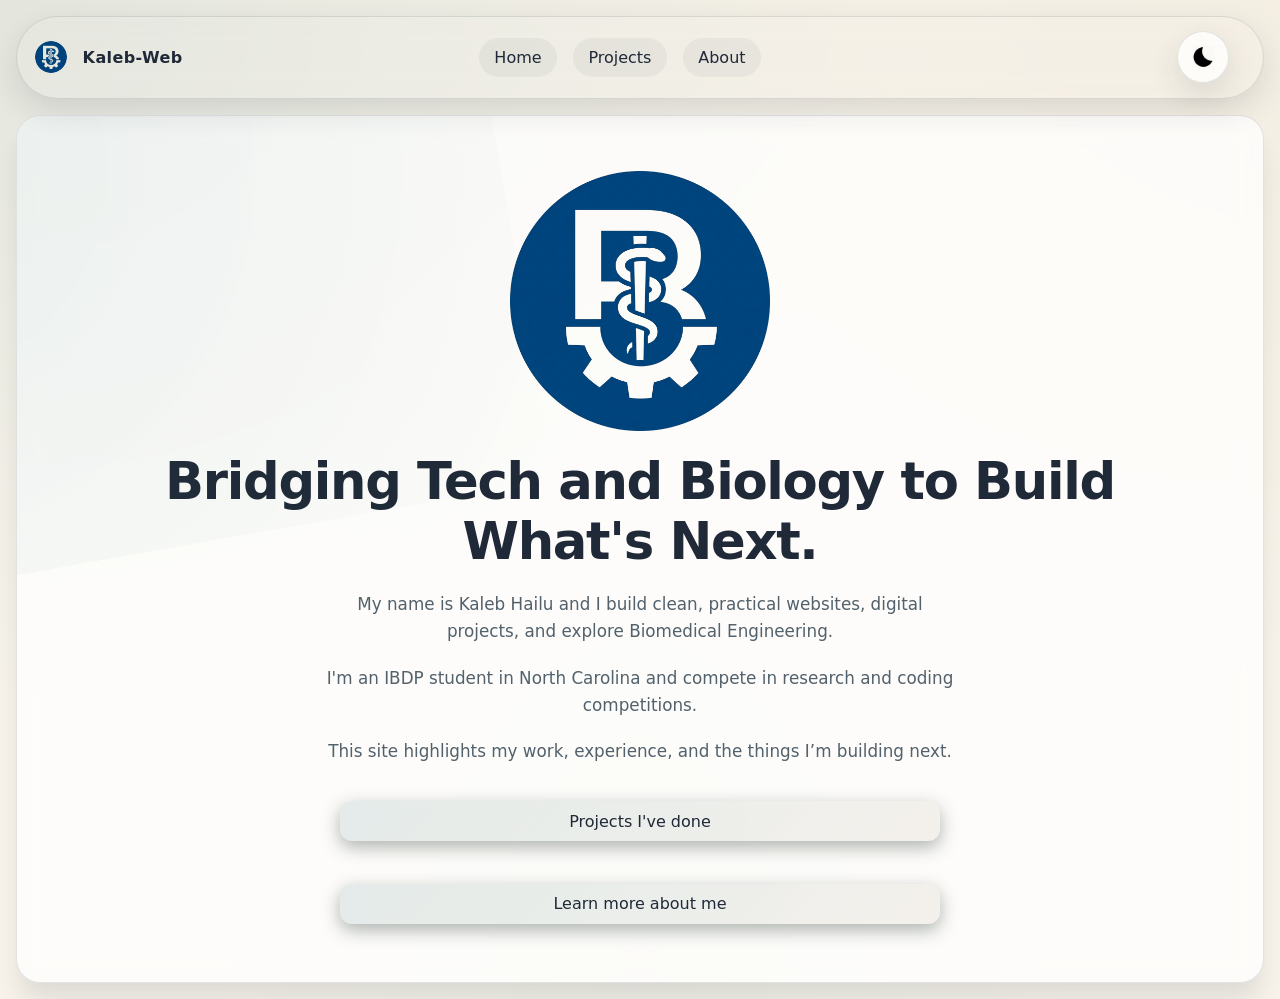
<file: index.html>
<!DOCTYPE html>
<html lang="en">
    <head>
        <meta charset="UTF-8">
        <meta name="viewport" content="width=device-width, initial-scale=1.0">
        <title>Kaleb's Website</title>
        <link rel="stylesheet" href="style.css">
        <link rel="icon" href="favicon-v2.png" type="image/png">
        <script src="script.js" defer></script>

    </head>
    <body>
        <header class="site-header">
            <a class="site-brand" href="index.html">
                <img src="favicon-v2.png" alt="Kaleb's Logo">
                <span>Kaleb-Web</span>
            </a>
            <nav>
            <ul class="nav-links">
                <li><a href="index.html" class="nav-link">Home</a></li>
                <li><a href="projects.html" class="nav-link">Projects</a></li>
                <li><a href="about.html" class="nav-link">About</a></li>
            </ul>
            </nav>
            <div class="header-actions">
                <button class="theme-toggle" type="button" data-theme-toggle aria-label="Toggle theme">
                    <img src="sun.png" alt="" aria-hidden="true" class="theme-icon theme-icon-sun">
                    <img src="moon.png" alt="" aria-hidden="true" class="theme-icon theme-icon-moon">
                </button>
            </div>
        </header>
        <main class="ux-card">
            <img src="favicon-v2.png" alt="Kaleb's Logo" class="logo">
            <h1>Bridging Tech and Biology to Build What's Next.</h1>
            <p>My name is Kaleb Hailu and I build clean, practical websites, digital projects, and explore Biomedical Engineering.</p>
            <p>I'm an IBDP student in North Carolina and compete in research and coding competitions.</p>
            <p>This site highlights my work, experience, and the things I’m building next.</p>
            <a class="box" style="margin-bottom:auto; text-decoration: none; text-align: center;" href="projects.html">Projects I've done</a>
            <a class="box" style="margin-bottom:auto; text-decoration: none; text-align: center;" href="about.html">Learn more about me</a>
        </main>
    </body>
</html>
</file>
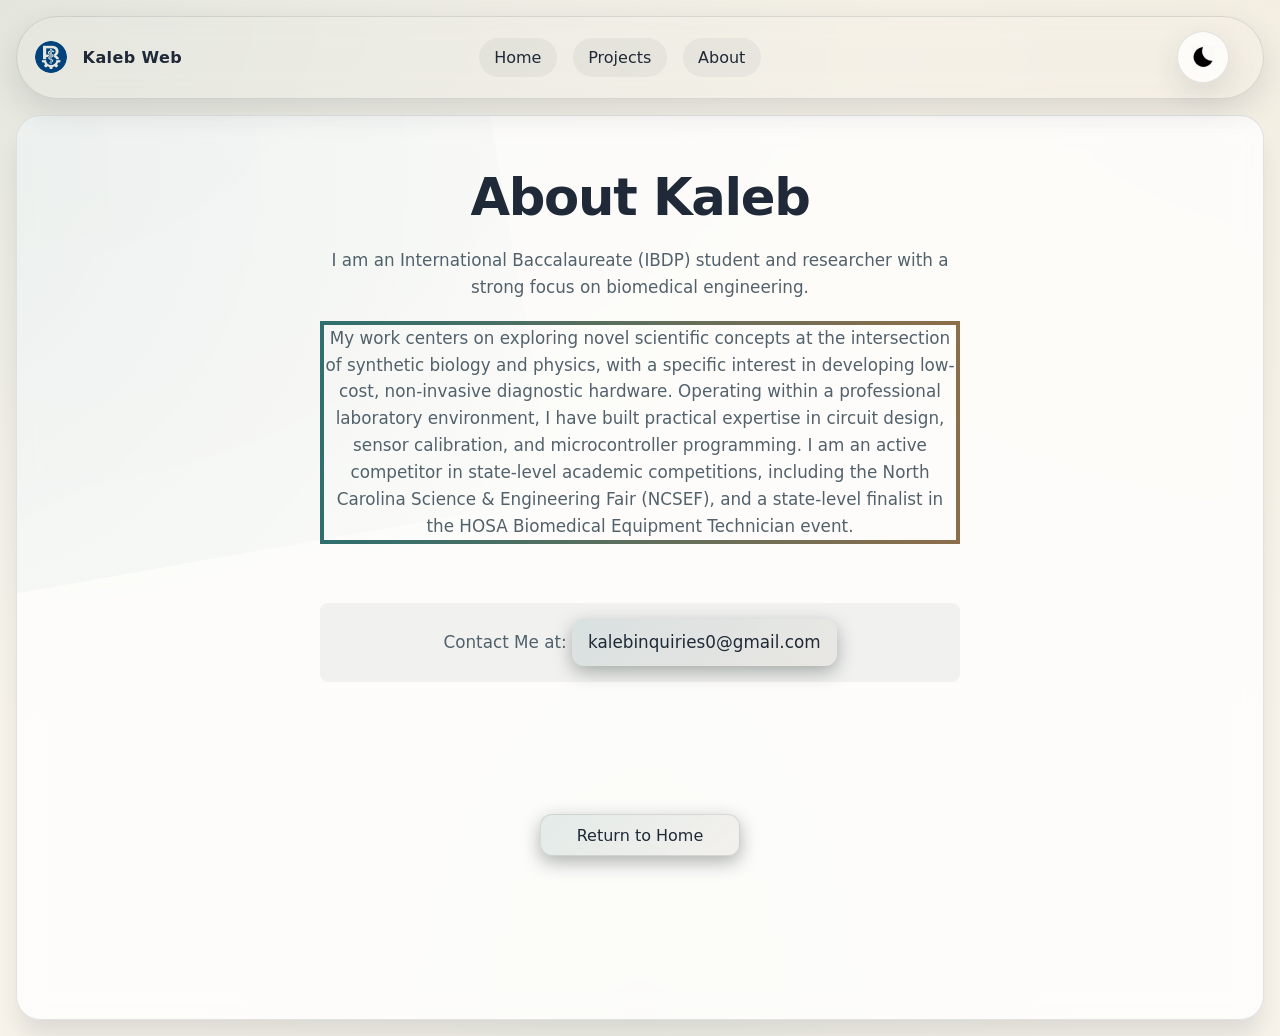
<file: about.html>
<!DOCTYPE html>
<html lang="en">
    <head>
        <meta charset="UTF-8">
        <meta name="viewport" content="width=device-width, initial-scale=1.0">
        <title>About Kaleb</title>
        <link rel="stylesheet" href="style.css">
        <link rel="icon" href="favicon-v2.png" type="image/png">
        <script src="script.js" defer></script>
    </head>
    <body>
        <header class="site-header">
            <a class="site-brand" href="index.html">
                <img src="favicon-v2.png" alt="Kaleb's Logo">
                <span>Kaleb Web</span>
            </a>
            <nav>
            <ul class="nav-links">
                <li><a href="index.html" class="nav-link">Home</a></li>
                <li><a href="projects.html" class="nav-link">Projects</a></li>
                <li><a href="about.html" class="nav-link">About</a></li>
            </ul>
            </nav>
            <div class="header-actions">
                <button class="theme-toggle" type="button" data-theme-toggle aria-label="Toggle theme">
                    <img src="sun.png" alt="" aria-hidden="true" class="theme-icon theme-icon-sun">
                    <img src="moon.png" alt="" aria-hidden="true" class="theme-icon theme-icon-moon">
                </button>
            </div>
        </header>
        <main class="ux-card">
            <h1>About Kaleb</h1>
            <p>I am an International Baccalaureate (IBDP) student and researcher with a strong focus on biomedical engineering.</p>
            <p class="description">My work centers on exploring novel scientific concepts at the intersection of synthetic biology and physics, with a specific interest in developing low-cost, non-invasive diagnostic hardware. Operating within a professional laboratory environment, I have built practical expertise in circuit design, sensor calibration, and microcontroller programming. I am an active competitor in state-level academic competitions, including the North Carolina Science & Engineering Fair (NCSEF), and a state-level finalist in the HOSA Biomedical Equipment Technician event.</p>
            <br>
            <p class="box">Contact Me at: <a href="mailto:kalebinquiries0@gmail.com">kalebinquiries0@gmail.com</a></p>
            <a href="index.html" class="return">Return to Home</a>
        </main>
    </body>
</file>
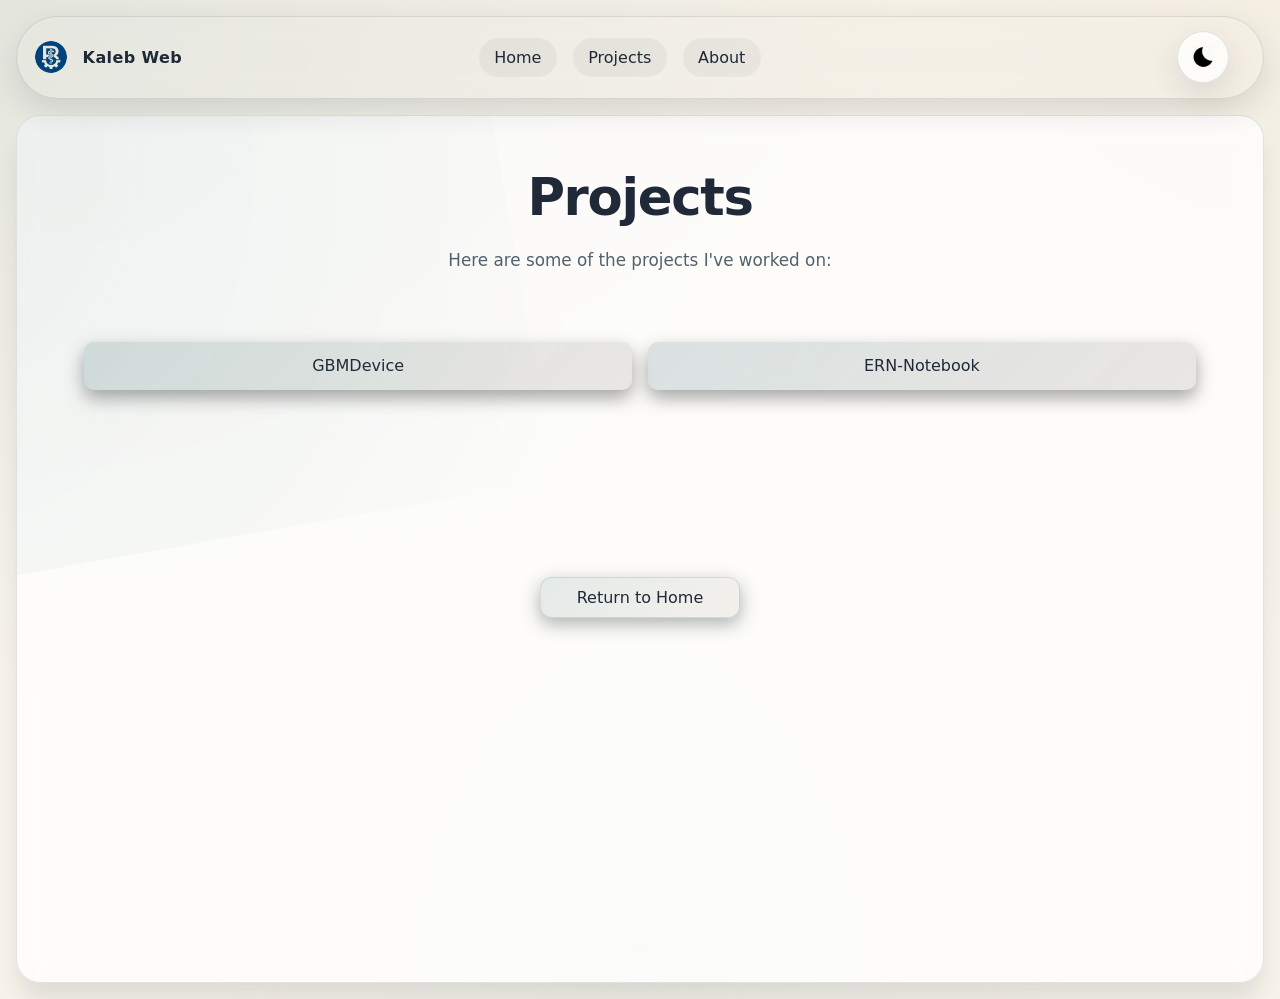
<file: projects.html>
<!DOCTYPE html>
<html lang="en">
    <head>
        <meta charset="UTF-8">
        <meta name="viewport" content="width=device-width, initial-scale=1.0">
        <title>Projects</title>
        <link rel="stylesheet" href="style.css">
        <link rel="icon" href="favicon-v2.png" type="image/png">
        <script src="script.js" defer></script>
    </head>
    <body>
        <header class="site-header">
            <a class="site-brand" href="index.html">
                <img src="favicon-v2.png" alt="Kaleb's Logo">
                <span>Kaleb Web</span>
            </a>
            <nav>
                <ul class="nav-links">
                    <li><a href="index.html" class="nav-link">Home</a></li>
                    <li><a href="projects.html" class="nav-link">Projects</a></li>
                    <li><a href="about.html" class="nav-link">About</a></li>
                </ul>
            </nav>
            <div class="header-actions">
                <button class="theme-toggle" type="button" data-theme-toggle aria-label="Toggle theme">
                    <img src="sun.png" alt="" aria-hidden="true" class="theme-icon theme-icon-sun">
                    <img src="moon.png" alt="" aria-hidden="true" class="theme-icon theme-icon-moon">
                </button>
            </div>
        </header>
        <main class="ux-card">
            <h1>Projects</h1>
            <p>Here are some of the projects I've worked on:</p>
            <div class="grid">
                <a href="https://github.com/kaleb973/GBMDevice" target="_blank" rel="noopener noreferrer">GBMDevice</a>
                <a href="https://github.com/kaleb973/ERN-Notebook" target="_blank" rel="noopener noreferrer">ERN-Notebook</a>
            </div>
            <br>
            <a href="index.html" class="return">Return to Home</a>
        </main>
    </body>
</file>
<file: style.css>
:root {
    --primary-color: #5b8c8a; /* muted teal */
    --secondary-color: #cbb58a; /* warm beige */
    --background-color: #0b1220; /* deep slate */
    --background-color2: #68798abd; /* soft grey */
    --text-color: #e6eef6; /* soft off-white */
    --muted-color: #9aa4b2;
    --card-bg: rgba(11, 18, 32, 0.7);
    --glass-bg: rgba(230, 238, 246, 0.03);
    --accent-glow: rgba(91, 140, 138, 0.08);
    --button-bg: linear-gradient(135deg, rgba(91,140,138,0.12), rgba(203,181,138,0.06));
    --surface-border: rgba(255, 255, 255, 0.08);
    --surface-shadow: rgba(0, 0, 0, 0.3);
    --radius-lg: 24px;
}

html[data-theme="dark"] {
    --primary-color: #5b8c8a; /* muted teal */
    --secondary-color: #cbb58a; /* warm beige */
    --background-color: #0b1220; /* deep slate */
    --background-color2: #68798abd; /* soft grey */
    --text-color: #e6eef6; /* soft off-white */
    --muted-color: #9aa4b2;
    --card-bg: rgba(11, 18, 32, 0.7);
    --glass-bg: rgba(230, 238, 246, 0.03);
    --accent-glow: rgba(91, 140, 138, 0.08);
    --button-bg: linear-gradient(135deg, rgba(91,140,138,0.12), rgba(203,181,138,0.06));
    --surface-border: rgba(255, 255, 255, 0.08);
    --surface-shadow: rgba(0, 0, 0, 0.3);
    --radius-lg: 24px;
}

html[data-theme="light"] {
    --primary-color: #2f6f6d;
    --secondary-color: #8d6e4b;
    --background-color: #f7f3ea;
    --background-color2: #d2d8df;
    --text-color: #1f2937;
    --muted-color: #52616b;
    --card-bg: rgba(255, 255, 255, 0.76);
    --glass-bg: rgba(31, 41, 55, 0.05);
    --accent-glow: rgba(47, 111, 109, 0.09);
    --button-bg: linear-gradient(135deg, rgba(47, 111, 109, 0.12), rgba(141, 110, 75, 0.08));
    --surface-border: rgba(31, 41, 55, 0.12);
    --surface-shadow: rgba(31, 41, 55, 0.12);
}

/* 1. Base Setup & Fluid Layout */
*,
*::before,
*::after {
    box-sizing: border-box;
}

body {
    margin: 0;
    padding: 1rem;
    min-height: 100dvh;
    min-height: 100svh;
    display: flex;
    flex-direction: column;
    justify-content: center;
    align-items: center;
    font-family: Inter, ui-sans-serif, system-ui, -apple-system, "Segoe UI", Roboto, "Helvetica Neue", Arial;
    -webkit-font-smoothing: antialiased;
    -moz-osx-font-smoothing: grayscale;
    
    /* Modern UX Mesh Gradient: Smooth, non-distracting colors */
    background-color: var(--background-color);
    background-image: 
        radial-gradient(at 0% 0%, rgba(88, 134, 130, 0.12) 0px, transparent 50%),
        radial-gradient(at 100% 0%, rgba(203, 181, 138, 0.08) 0px, transparent 50%),
        radial-gradient(at 50% 100%, rgba(130, 180, 170, 0.06) 0px, transparent 50%);

    transition: background-color 0.3s ease,
            color 0.3s ease,
            border-color 0.3s ease,
            box-shadow 0.3s ease,
            opacity 0.3s ease;
}

.theme-toggle {
    position: relative;
    padding: 1rem;
    right: 1rem;
    z-index: 1000;
    width: 3.25rem;
    height: 3.25rem;
    border: 1px solid var(--surface-border);
    border-radius: 100px;
    background: var(--card-bg);
    box-shadow: 0 12px 30px var(--surface-shadow);
    backdrop-filter: blur(12px);
    -webkit-backdrop-filter: blur(12px);
    display: grid;
    place-items: center;
    cursor: pointer;
    padding: 0;
    transition: background-color 0.3s ease,
                color 0.3s ease,
                border-color 0.3s ease,
                box-shadow 0.3s ease,
                opacity 0.3s ease;
}

.theme-toggle:hover {
    transform: translateY(-2px);
    box-shadow: 0 16px 34px var(--surface-shadow);
}

.theme-toggle:focus-visible {
    outline: 2px solid var(--primary-color);
    outline-offset: 3px;
}

.theme-icon {
    position: absolute;
    width: 1.5rem;
    height: 1.5rem;
    opacity: 0;
    transition: opacity 0.3s ease;
}

html[data-theme="dark"] .theme-icon-sun {
    opacity: 1;
}

html[data-theme="light"] .theme-icon-moon {
    opacity: 1;
}

.site-header {
    width: min(100%, 1400px);
    margin: 0 auto 1rem;
    padding: 0.9rem 1.1rem;
    display: flex;
    align-items: center;
    justify-content: space-between;
    gap: 1rem;
    border: 1px solid var(--surface-border);
    border-radius: 100px;
    background: rgba(255, 255, 255, 0.04);
    backdrop-filter: blur(12px);
    -webkit-backdrop-filter: blur(12px);
    box-shadow: 0 12px 30px var(--surface-shadow);
    position: sticky;
    top: 1rem;
    z-index: 900;
    transition: background-color 0.3s ease,
                color 0.3s ease,
                border-color 0.3s ease,
                box-shadow 0.3s ease,
                opacity 0.3s ease;
}

.site-brand {
    display: flex;
    align-items: center;
    gap: 1rem;
    color: var(--text-color);
    font-weight: 700;
    letter-spacing: 0.025rem;
    transition: background-color 0.3s ease,
                color 0.3s ease,
                border-color 0.3s ease,
                box-shadow 0.3s ease,
                opacity 0.3s ease;
}

.site-brand img {
    width: 2rem;
    height: 2rem;
    border-radius: 50%;
}

.nav-links {
    display: flex;
    gap: 1rem;
    margin: 0;
    padding-right: 11rem;
    list-style: none;
    align-items: center;
    flex-wrap: wrap;
    transition: background-color 0.3s ease,
                color 0.3s ease,
                border-color 0.3s ease,
                box-shadow 0.3s ease,
                opacity 0.3s ease;
}

.nav-link {
    display: inline-flex;
    align-items: center;
    padding: 0.55rem 0.9rem;
    border-radius: 100px;
    color: var(--text-color);
    background: var(--glass-bg);
    border: 1px solid transparent;
    transition: transform 0.18s ease, border-color 0.18s ease, background 0.18s ease;
}

.nav-link:hover {
    transform: translateY(-1px);
    border-color: var(--surface-border);
    background: rgba(255, 255, 255, 0.08);
}

.header-actions {
    display: flex;
    align-items: center;
    gap: 0.75rem;
}

/* 2. Glassmorphism Content Container */
.ux-card {
    width: min(100%, 1400px);
    min-height: calc(100dvh - 2rem);
    padding: clamp(2rem, 4vw, 4rem);
    max-width: none;
    border-radius: var(--radius-lg);
    color: var(--text-color);
    display: flex;
    flex-direction: column;
    align-items: center;
    justify-content: flex-start;
    gap: 1.25rem;
    text-align: center;
    position: relative;
    overflow: hidden;
    
    /* Semitransparent background allows colors to peak through */
    background: var(--card-bg);
    
    /* Glass blur filters out complex background noise */
    backdrop-filter: blur(12px);
    -webkit-backdrop-filter: blur(12px);
    
    /* Subtle border provides definition and depth */
    border: 1px solid var(--surface-border);
    box-shadow: 0 20px 25px -5px var(--surface-shadow);
    transition: background-color 0.3s ease,
                color 0.3s ease,
                border-color 0.3s ease,
                box-shadow 0.3s ease,
                opacity 0.3s ease;
}

.ux-card::before {
    /*Gentle color glow*/
    content: "";
    position: absolute;
    width: 60%;
    height:60%;
    top:-10%;
    left: -20%;
    background: radial-gradient(circle at 20% 20%, var(--accent-glow), transparent 100%);
    transform: rotate(-10deg);
    pointer-events: none;
    opacity: 0.9;
}

.ux-card:hover {
    transform: translateY(-6px);
    box-shadow: 0 25px 35px -10px var(--surface-shadow);
}

@keyframes floatCard {
    0% {transform: translateY(0px);}
    50% {transform: translateY(-4px);}
    100% {transform: translateY(0px);}
}

.ux-card {animation: floatCard 4s ease-in-out infinite;}

.ux-card h1 {
    margin: 0;
    font-size: clamp(2.25rem, 4vw, 4rem);
    letter-spacing: -0.025em;
    transition: background-color 0.3s ease,
                color 0.3s ease,
                border-color 0.3s ease,
                box-shadow 0.3s ease,
                opacity 0.3s ease;
}

.ux-card p {
    margin: 0;
    color: var(--muted-color);
    max-width: 60ch;
    line-height: 1.6;
    font-size: 1.05rem;
    transition: background-color 0.3s ease,
                color 0.3s ease,
                border-color 0.3s ease,
                box-shadow 0.3s ease,
                opacity 0.3s ease;
}

.ux-card img {
    width: min(100%, 260px);
    height: auto;
    display: block;
    border-radius: 12px;
    object-fit: cover;
}

a {
    color: var(--primary-color);
    text-decoration: none;
    transition: color 0.2s ease-in-out;
}

.logo { margin-top: 0.25rem; }

.logo:hover {
    transform: translateY(-2px);
    box-shadow: 0 25px 35px -10px var(--surface-shadow);
}

.logo1 { width: auto; height: 150px; margin-bottom: 1rem; }

header {
    padding: 1rem;
    margin-bottom: auto;
}

footer {
    padding: 1rem;
    margin-top: auto;
}

.description {
    border: 4px solid;
    border-image: linear-gradient(to right, var(--primary-color), var(--secondary-color));
    border-image-slice: 1;
}

.box {
    width: 100%;
    max-width: 600px;
    padding: 1rem;
    margin: 1rem auto;
    background-color: var(--glass-bg);
    border-radius: 8px;
    text-align: center;
    transition: background-color 0.3s ease,
                color 0.3s ease,
                border-color 0.3s ease,
                box-shadow 0.3s ease,
                opacity 0.3s ease;
}

.ux-card a {
    display: inline-block;
    padding: 0.65rem 1rem;
    border-radius: 12px;
    background: var(--button-bg);
    color: var(--text-color);
    text-decoration: none;
    box-shadow: 0 6px 18px rgba(26, 39, 32, 0.35);
    transition: transform 0.08s ease, opacity 0.3s ease, box-shadow 0.3s ease;
}

.ux-card a:hover { transform: translateY(-4px) scale(1.1); opacity: 0.98; }

/* Grid improvements */

.grid {
    display: grid;
    grid-template-columns: repeat(auto-fit, minmax(200px, 1fr));
    gap: 1rem;
    margin-top: 2rem;
    padding: 1rem;
    width: 100%;
    align-self: stretch;
}
.grid a { 
    display: block;
    padding: 0.9rem 1rem;
    background-color: var(--glass-bg);
    border-radius: 10px;
    color: var(--text-color);
    text-decoration: none;
    box-shadow: 0 8px 18px rgba(0,0,0,0.35);
    transition: background-color 0.3s ease,
                color 0.3s ease,
                border-color 0.3s ease,
                box-shadow 0.3s ease,
                opacity 0.3s ease;
}

.grid a:hover { transform: translateY(-4px); box-shadow: 0 12px 30px rgba(0,0,0,0.45); }

.return {
    width: 100%;
    max-width: 200px;
    padding: 1rem;
    margin: 7rem auto;
    background-color: var(--glass-bg);
    border-radius: 25px;
    text-align: center;
    text-decoration: none;
    border: 1px solid var(--surface-border);
}

/* Responsive tweaks */

@media (max-width: 900px) {
    .ux-card { width: min(100%, 760px); }
}
@media (max-width: 420px) {
    .ux-card { padding: 1.25rem; border-radius: 16px; }
    .logo1 { height: 90px; }
}
</file>
